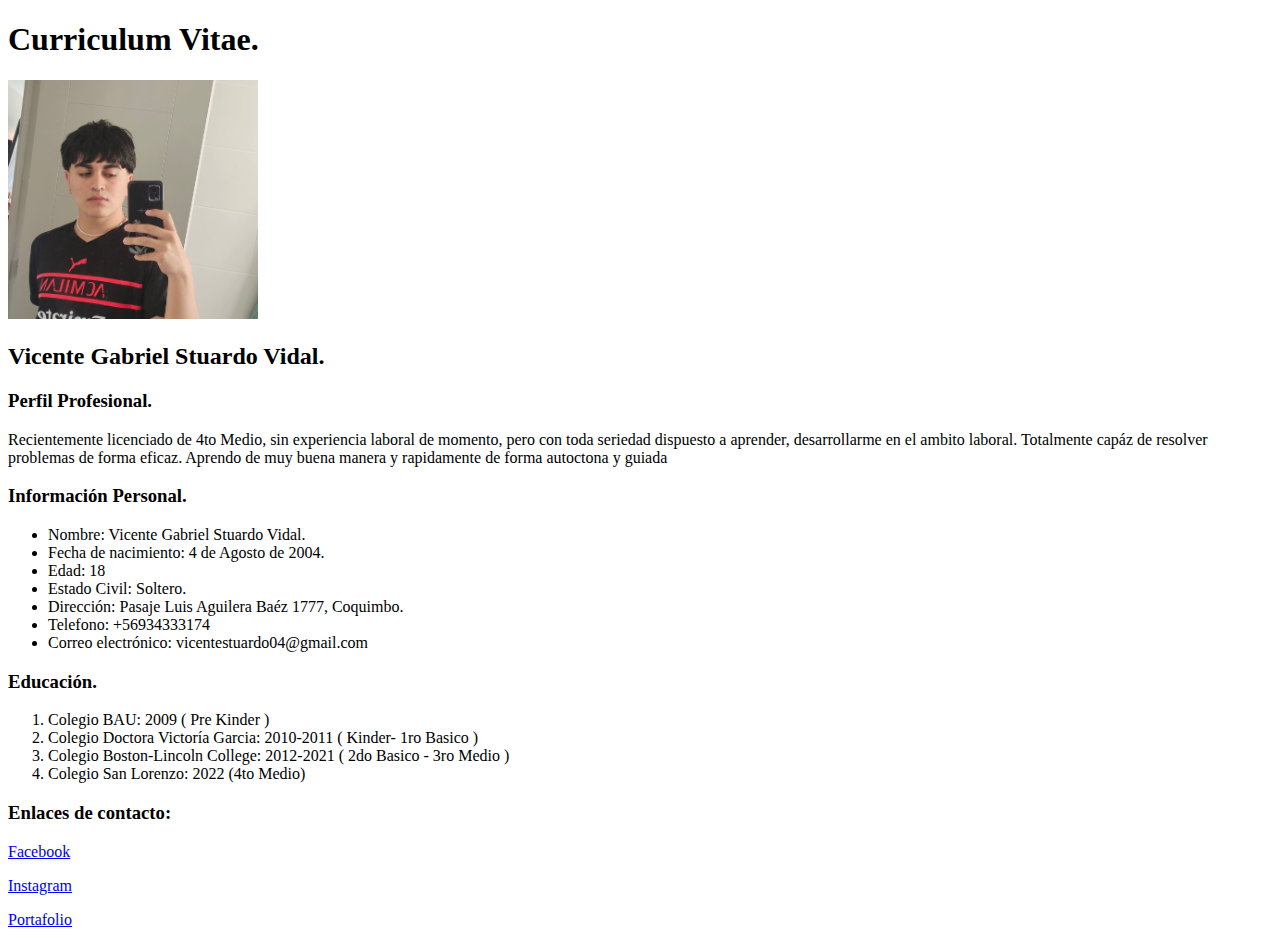
<file: DESAFIO/index.html>
<!DOCTYPE html>
<html lang="esp">
<head>
    <meta charset="UTF-8">
    <meta http-equiv="X-UA-Compatible" content="IE=edge">
    <meta name="viewport" content="width=device-width, initial-scale=1.0">
    <title>Curriculum Vitae Vicente Stuardo</title>
</head>
<body>
    <h1>Curriculum Vitae.</h1>
    <img src="assts/imgs/fotomia.jpg" width="250" alt="Foto Curriculum Vitae Vicente Stuardo">

    <h2>Vicente Gabriel Stuardo Vidal.</h2>
    <h3>Perfil Profesional.</h3>
    <p>Recientemente licenciado de 4to Medio, sin experiencia laboral de momento, pero con toda seriedad dispuesto a aprender, desarrollarme en el ambito laboral. Totalmente capáz de resolver problemas de forma eficaz. Aprendo de muy buena manera y rapidamente de forma autoctona y guiada</p>
    <h3>Información Personal.</h3>
    <ul>
        <li>Nombre: Vicente Gabriel Stuardo Vidal.</li>
        <li>Fecha de nacimiento: 4 de Agosto de 2004.</li>
        <li>Edad: 18</li>
        <li>Estado Civil: Soltero.</li>
        <li>Dirección: Pasaje Luis Aguilera Baéz 1777, Coquimbo.</li>
        <li>Telefono: +56934333174</li>
        <li>Correo electrónico: vicentestuardo04@gmail.com</li>
    </ul>
    <h3>Educación.</h3>
    <ol>
        <li>Colegio BAU: 2009 ( Pre Kinder )
            </li>
        <li>Colegio Doctora Victoría Garcia: 2010-2011 ( Kinder- 1ro Basico )</li>
        <li>Colegio Boston-Lincoln College: 2012-2021 ( 2do Basico - 3ro Medio )</li>
        <li> Colegio San Lorenzo: 2022 (4to Medio)
    </ol>
    
    <h3>Enlaces de contacto:</h3>
    <p><a href="https://www.facebook.com/vicente.stuardovidal">Facebook</a></p>
    <p><a href="https://www.instagram.com/861hesistvvnt/">Instagram</a></p>
    <p> <a href="portafolio.html">Portafolio</a></p>
</body>
</html>
</file>
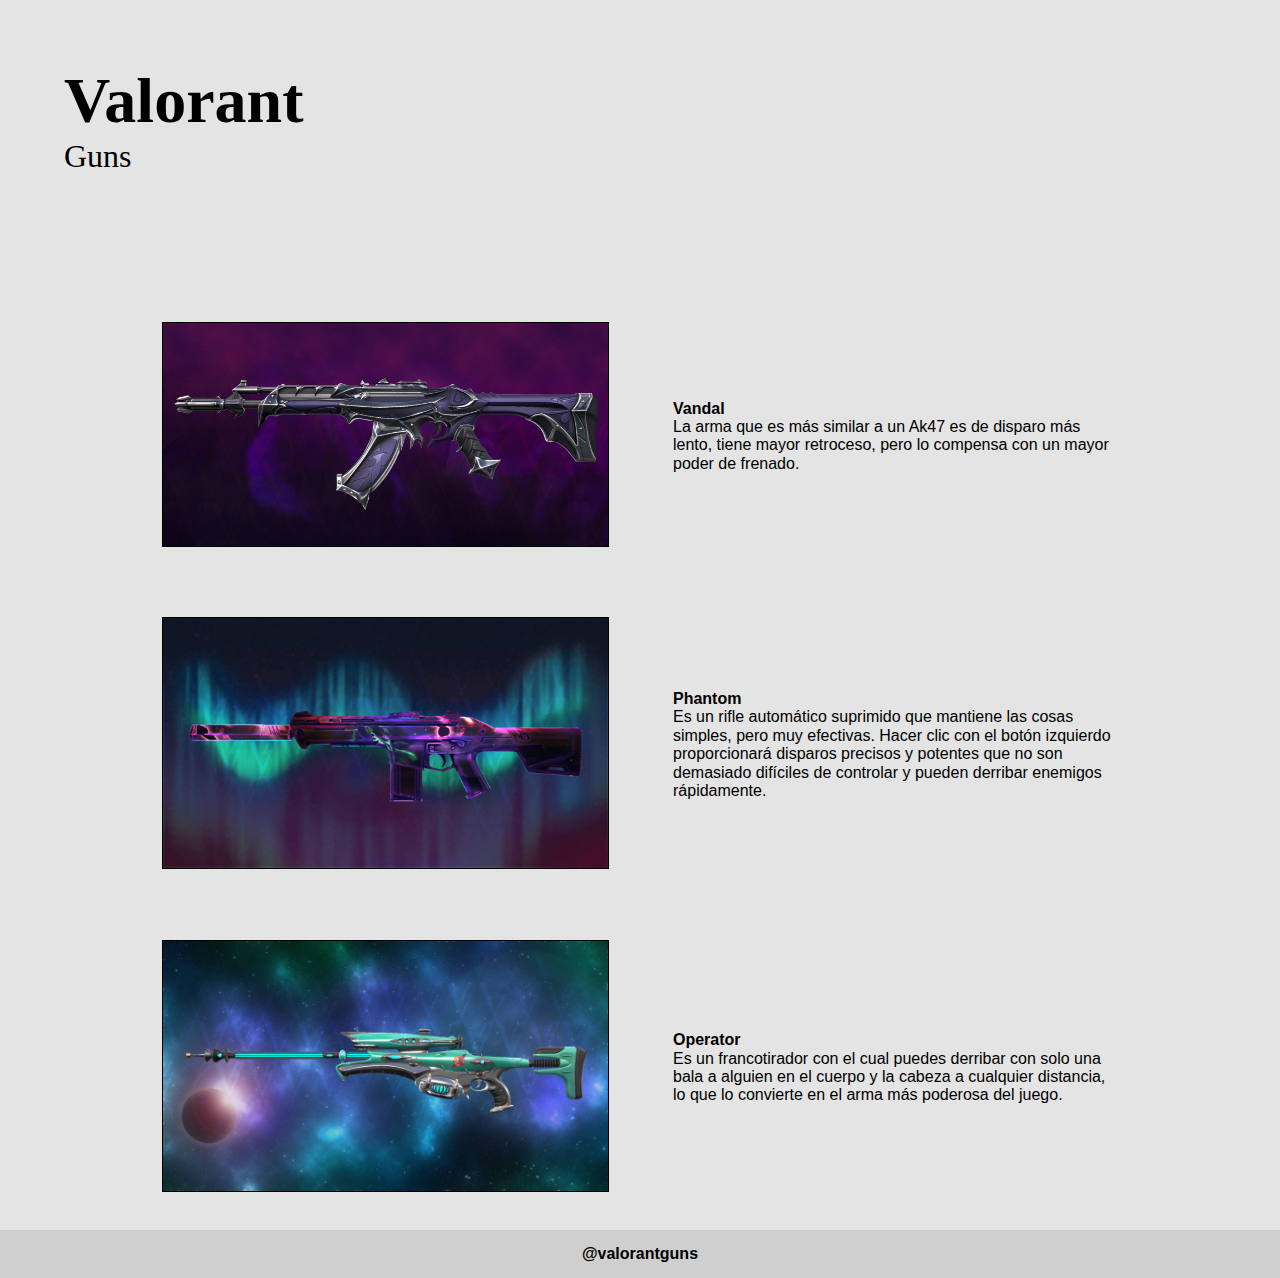
<file: desafio2/index.html>
<!DOCTYPE html>
<html lang="en">
<head>
    <meta charset="UTF-8">
    <meta http-equiv="X-UA-Compatible" content="IE=edge">
    <meta name="viewport" content="width=device-width, initial-scale=1.0">
    <title>landing</title>
    <link rel="stylesheet" href="assets/css/normalize.css">
    <link rel="stylesheet" href="assets/css/style.css">
</head>
<body>
  <div class="header">
  <h1>Valorant</h1>  
  <p>Guns</p>
</div>
<div class="descripcion">
  <table>
<tr>
  <td>
    <img src="assets/img/vandal.png" alt="vandal">
  </td>
  <td>
    <p><strong>Vandal</strong></p>
    <p> La arma que es más similar a un Ak47 es de disparo más lento, tiene mayor retroceso, pero lo compensa con un mayor poder de frenado.</p>
  </td>
</tr>

<tr>
  <td>
    <img src="assets/img/phantom.jpg" alt="phantom">
  </td>
  <td>
    <p><strong>Phantom</strong></p>
    <p>Es un rifle automático suprimido que mantiene las cosas simples, pero muy efectivas. Hacer clic con el botón izquierdo proporcionará disparos precisos y potentes que no son demasiado difíciles de controlar y pueden derribar enemigos rápidamente.</p>
 
  </td>
</tr>

<tr>
  <td>
     <img src="assets/img/Operator.jpg" alt="Operator">
  </td>
  <td>
    <p><strong>Operator</strong></p>
    <p>Es un francotirador con el cual puedes derribar con solo una bala a alguien en el cuerpo y la cabeza a cualquier distancia, lo que lo convierte en el arma más poderosa del juego.</p>
  </td>

</tr>

  </table>




</div>
<div class="footer">
@valorantguns
</div>
</body>
</html>
</file>
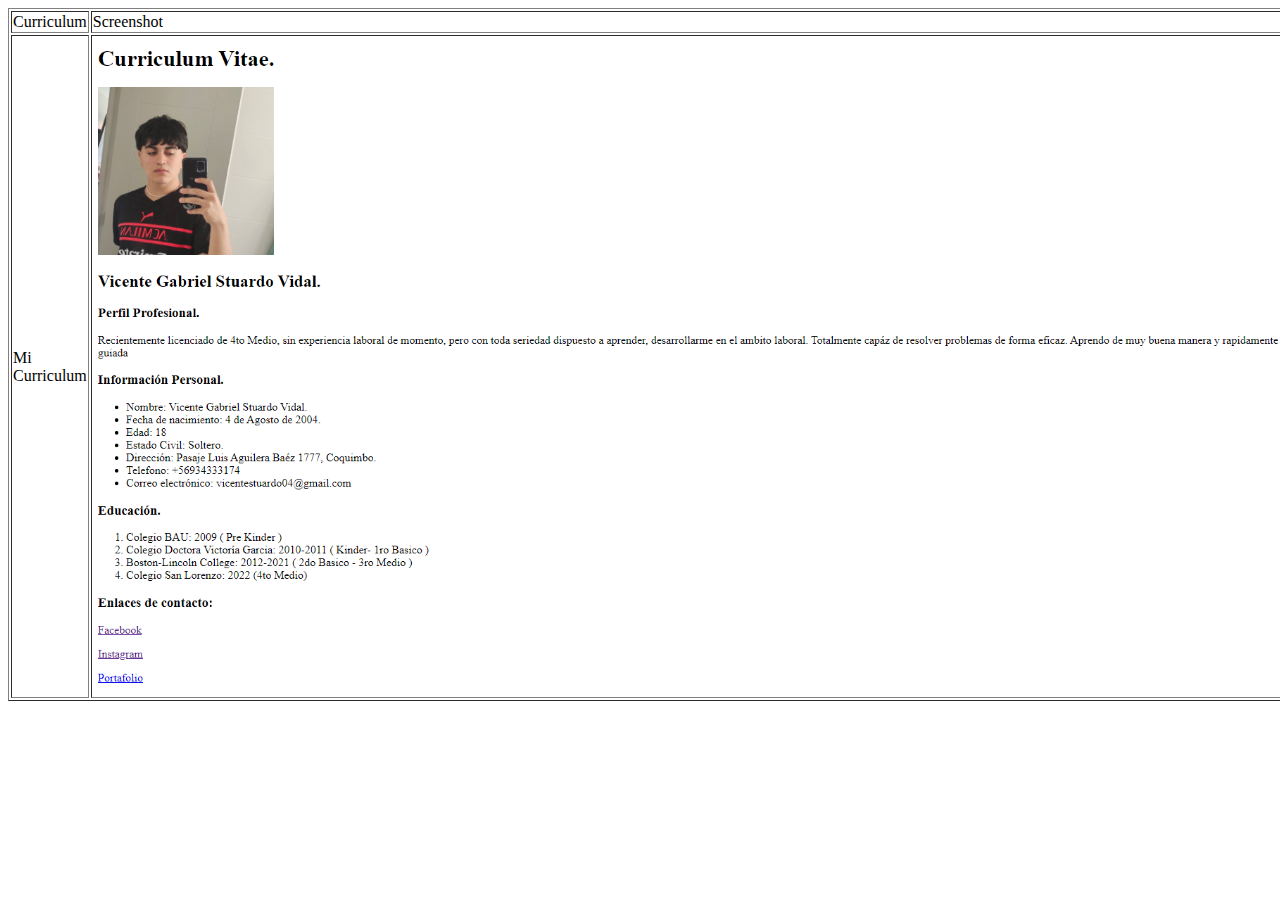
<file: DESAFIO/portafolio.html>
<!DOCTYPE html>
<html lang="en">
<head>
    <meta charset="UTF-8">
    <meta http-equiv="X-UA-Compatible" content="IE=edge">
    <meta name="viewport" content="width=device-width, initial-scale=1.0">
    <title>Document</title>
</head>
<body>
   <table border="1">
    <tr>
        <td> Curriculum </td>
        <td> Screenshot</td>
    
    </tr>
    <tr>
        <td> Mi Curriculum
            <td> <img src="assts/imgs/qqqq.png" alt="portafolio" width="1300"</td>
        </td>
    </tr>
   </table>
</body>
</html>
</file>
<file: desafio2/assets/css/style.css>
* {
    margin: 0px;  
    padding: 0px; 
   }

.header {
    height: 5em;
    font-family: Cambria, Cochin, Georgia, Times, 'Times New Roman', serif;
    padding: 2em;
    font-size: 2em;
    background-image: url("https://i.ibb.co/PWgDZPg/gun.png");
    background-size: 2050px;
    background-position: center;


}

.header h1{
    margin: 0px;
}

.descripcion {
    width: 80%;
    margin: auto;
}

.descripcion td{
width: 50%;
padding: 2em;
}

.descripcion img{
    width: 100%;
    border: solid 1px;
}

.descripcion p{
    font-family: 'Lucida Sans', 'Lucida Sans Regular', 'Lucida Grande', 'Lucida Sans Unicode', Geneva, Verdana, sans-serif
}

.footer{
height: 3em;
line-height: 3em;
background-color: rgb(207, 207, 207);
text-align: center;
font-weight: 900;
font-family: 'Trebuchet MS', 'Lucida Sans Unicode', 'Lucida Grande', 'Lucida Sans', Arial, sans-serif;
}
body{
background-color: rgb(228, 228, 228);
}
</file>
